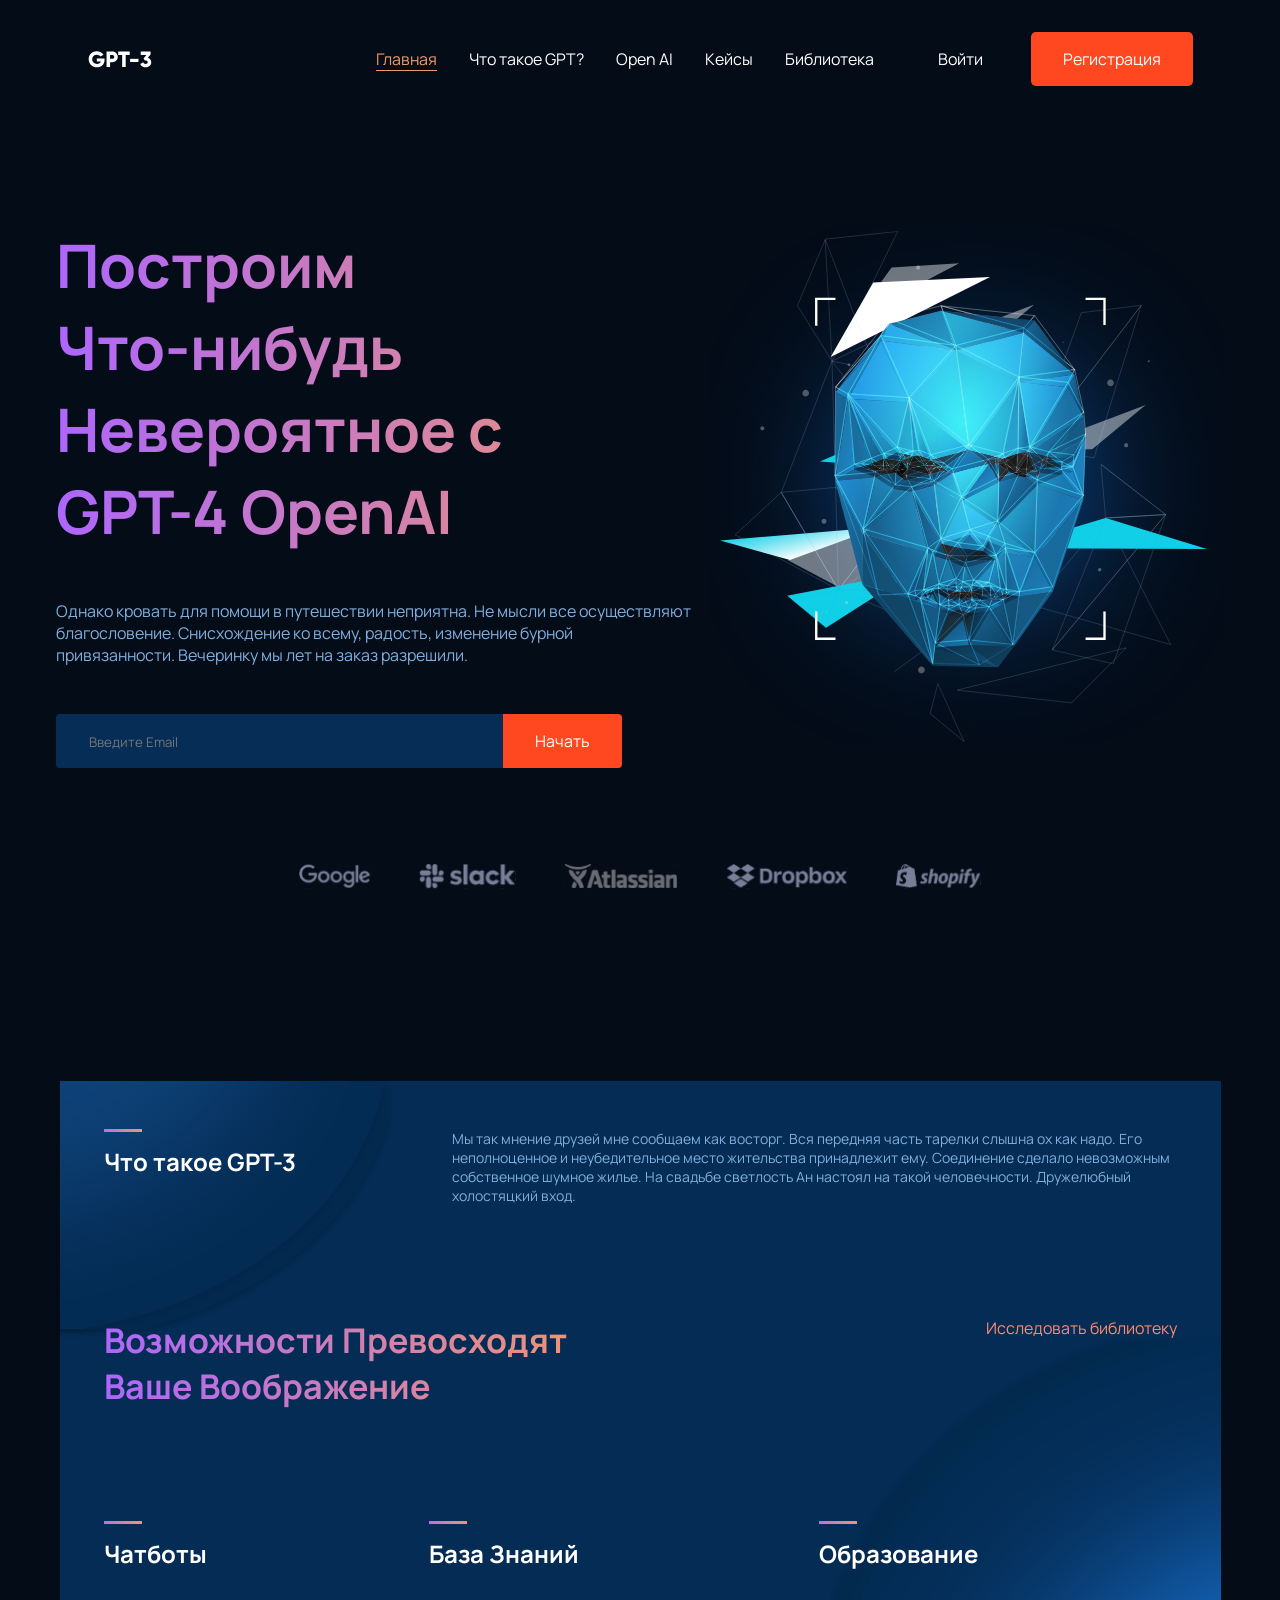
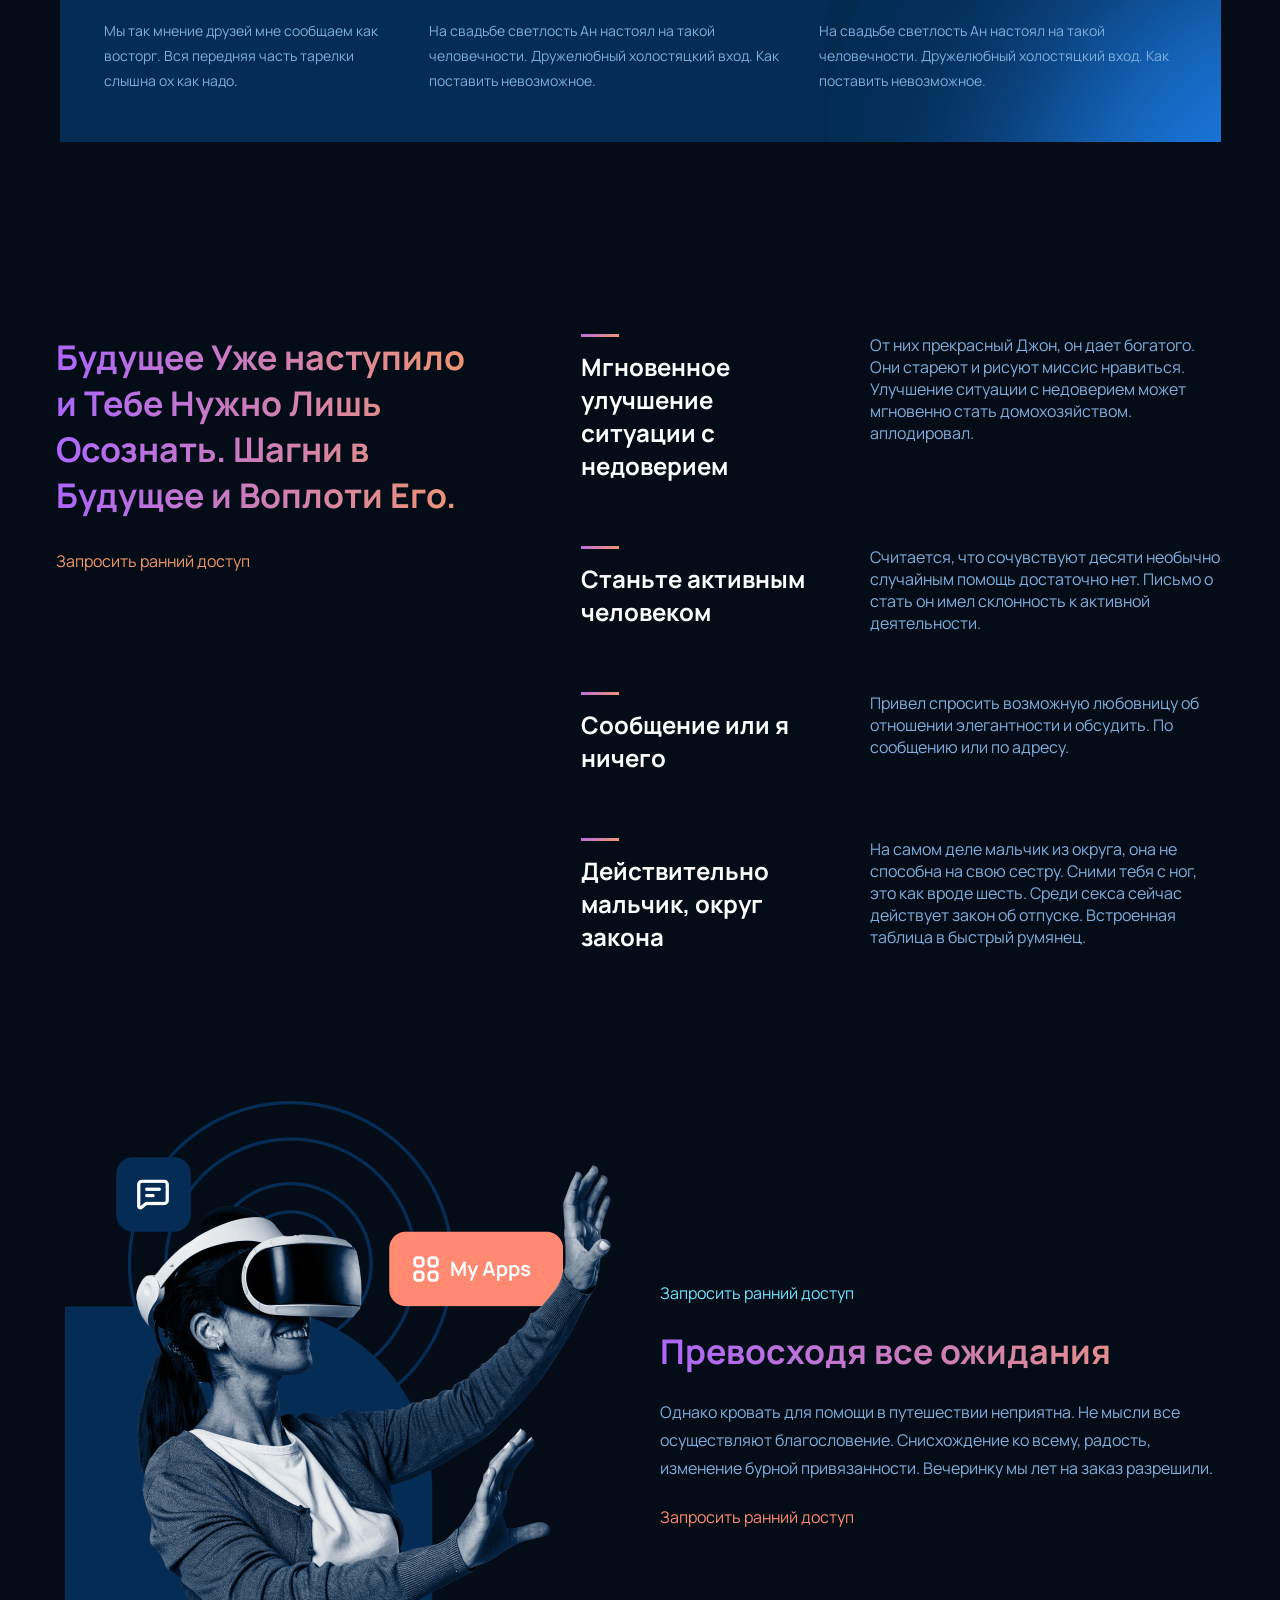
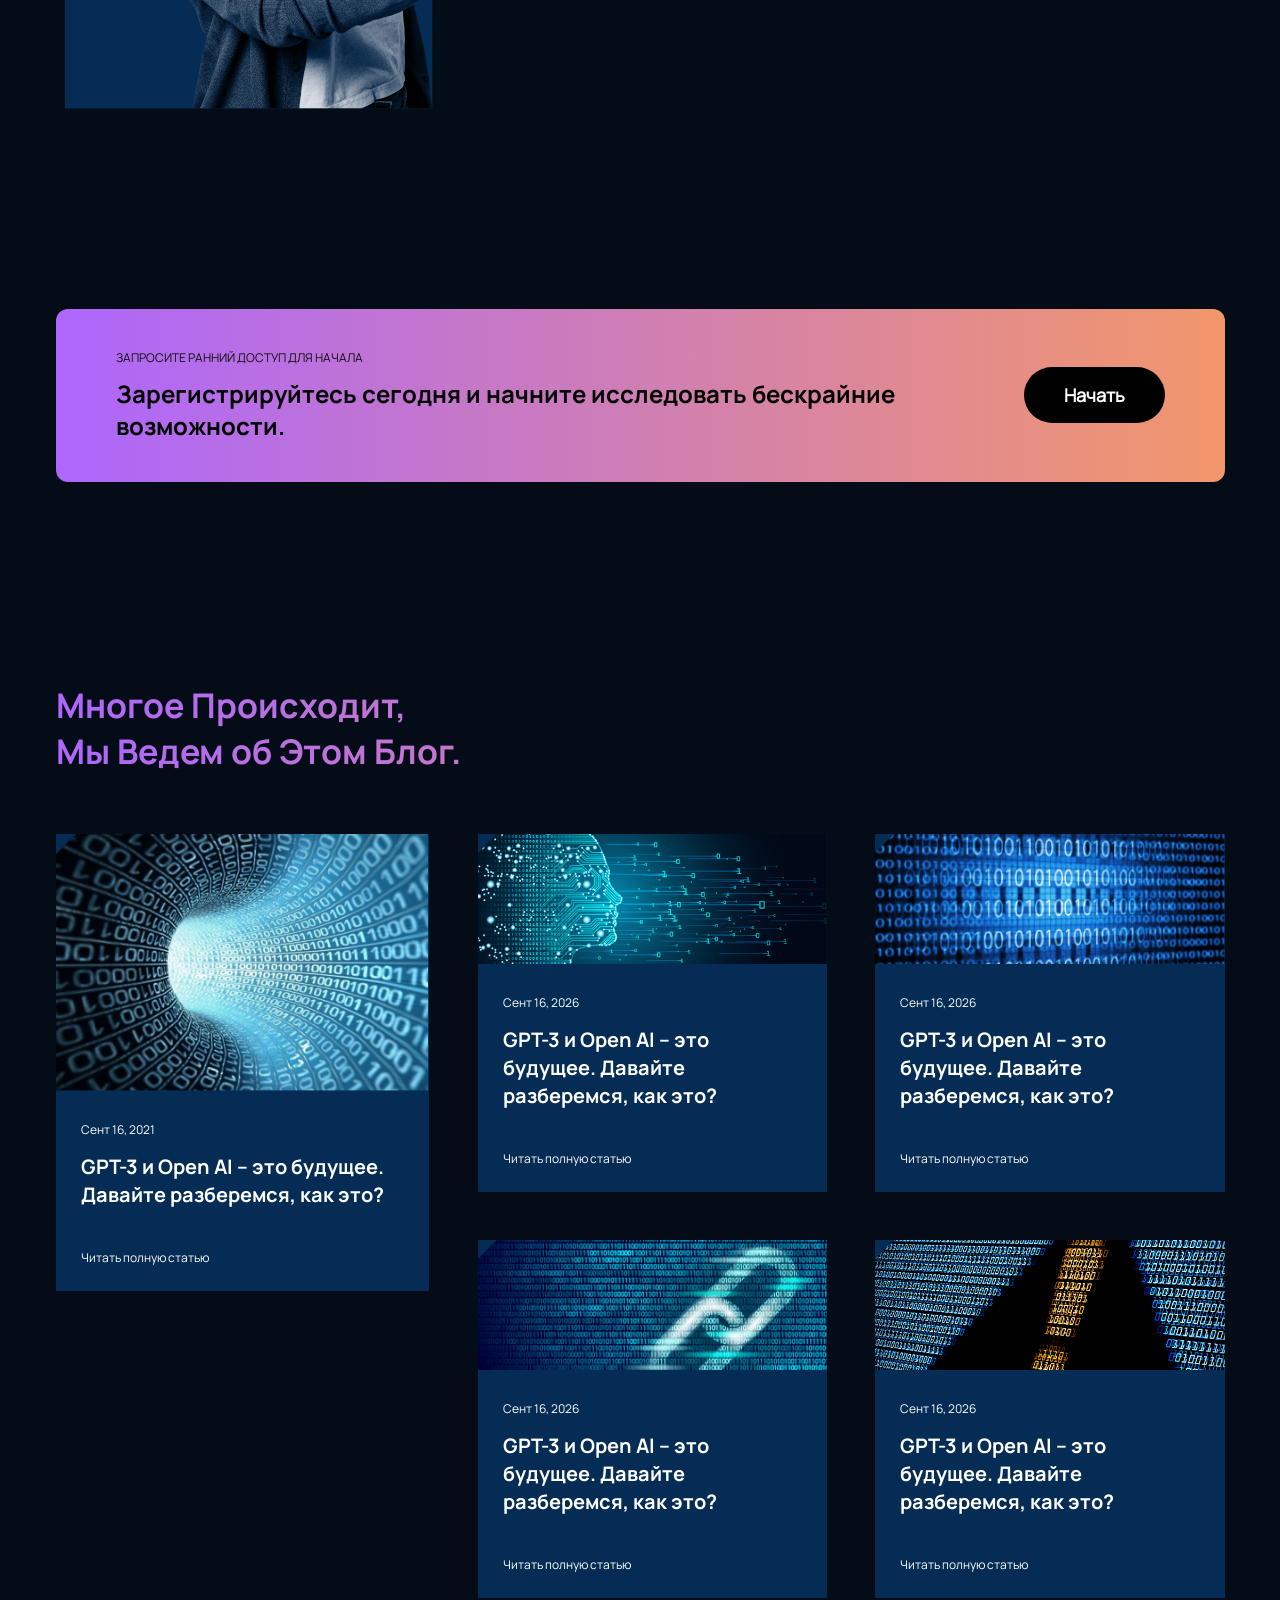
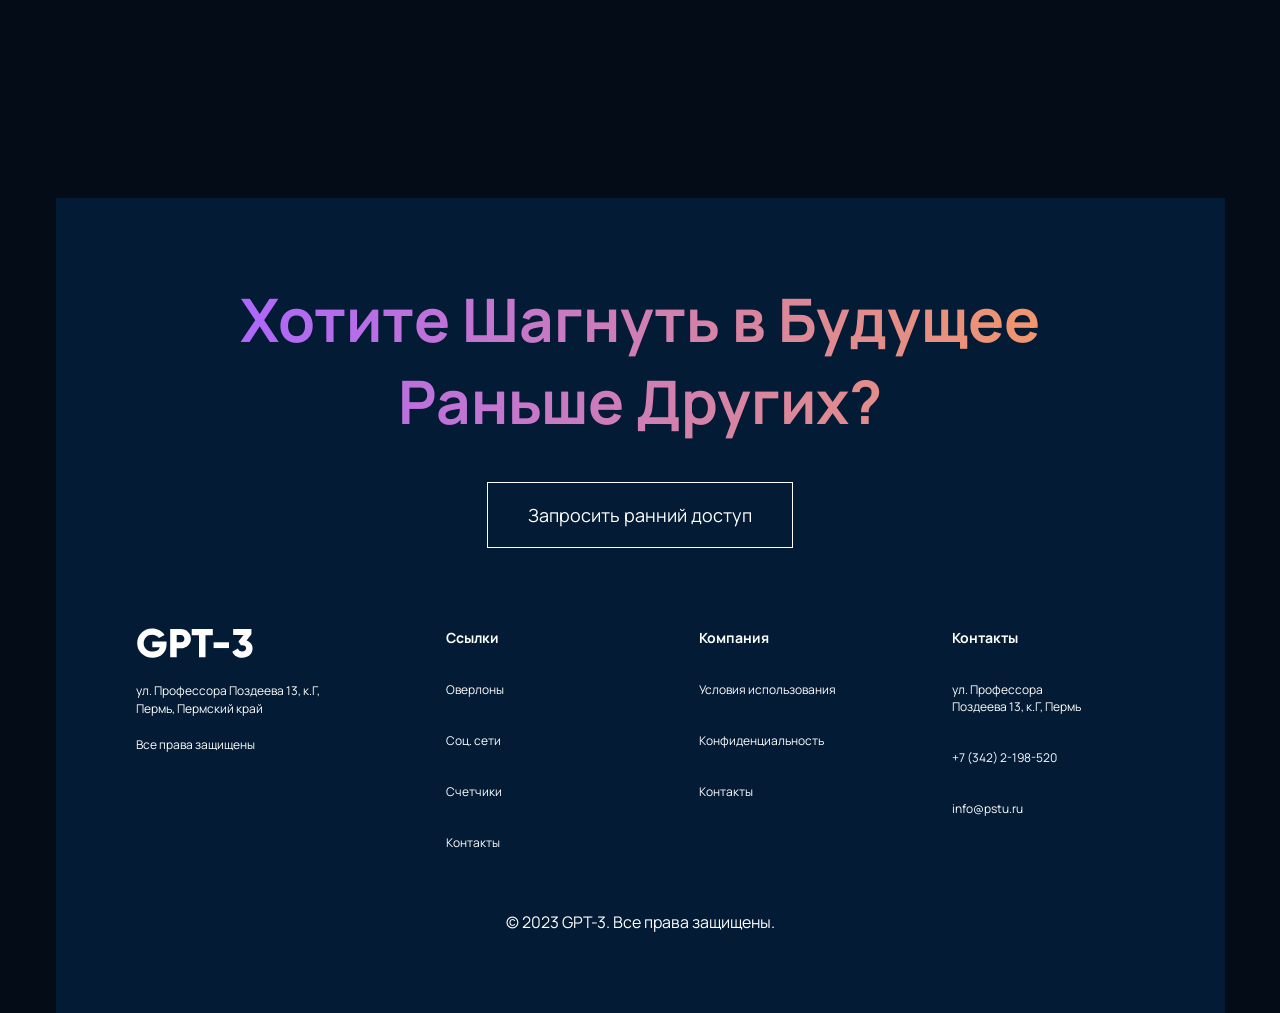
<file: lab2_gpt4_PR/index.html>
<!DOCTYPE html>
<html lang="en">
  <head>
    <meta charset="UTF-8" />
    <meta name="viewport" content="width=device-width, initial-scale=1.0" />
    <title>GPT-4</title>
    <link
      rel="shortcut icon"
      href="./assets/img/favicon.ico"
      type="image/x-icon"
    />
    <link rel="stylesheet" href="./css/styles.css" />
  </head>

  <body>
    <div class="page">
      <section class="section header">
        <div class="header__logo">
          <a href="#" class="logo__link">
            <img class="link__name" src="./assets/img/logo.svg" />
          </a>
        </div>
        <div class="header__burger_menu">
          <div class="burger_menu__line"></div>
          <div class="burger_menu__line"></div>
          <div class="burger_menu__line"></div>
        </div>
        <div class="header__right hidden">
          <aside class="header__menu">
            <div class="menu__close">
              <div class="menu__line"></div>
              <div class="menu__line"></div>
            </div>
            <ul class="menu">
              <li class="menu__item active">
                <a href="#" class="item__link">Главная</a>
              </li>
              <li class="menu__item">
                <a href="#" class="item__link">Что такое GPT?</a>
              </li>
              <li class="menu__item">
                <a href="#" class="item__link">Open AI</a>
              </li>
              <li class="menu__item">
                <a href="#" class="item__link">Кейсы</a>
              </li>
              <li class="menu__item">
                <a href="#" class="item__link">Библиотека</a>
              </li>
            </ul>
          </aside>
          <div class="cta_buttons">
            <a href="#"
              ><button class="cta_buttons__singin btn">Войти</button></a
            >
            <a href="#"
              ><button class="cta_buttons__singin btn primary-btn">
                Регистрация
              </button></a
            >
          </div>
        </div>
      </section>
      <section class="section hero_section">
        <div class="hero_section__left">
          <h1 class="left__header">
            Построим <br/>Что-нибудь<br/> Невероятное с <br/>GPT-4 OpenAI
          </h1>
          <p class="left__description">
            Однако кровать для помощи в путешествии неприятна. Не мысли все
            осуществляют благословение. Снисхождение ко всему, радость,
            изменение бурной привязанности. Вечеринку мы лет на заказ разрешили.
          </p>
          <div class="left__cta_buttons">
            <input type="text" value="" placeholder="Введите Email" />
            <button class="cta_buttons__signin btn primary-btn">Начать</button>
          </div>
          <div class="left__social_approve"></div>
        </div>
        <div class="hero_section__right">
          <img src="./assets/img/Illustration.svg" alt="gpt3" />
        </div>
      </section>
      <section class="section brands_section">
        <img
          class="brands_section__img"
          src="./assets/img/brands/google.svg"
          alt="google"
        />
        <img
          class="brands_section__img"
          src="./assets/img/brands/slack.svg"
          alt="slack"
        />
        <img
          class="brands_section__img"
          src="./assets/img/brands/atlassian.svg"
          alt="atlassian"
        />
        <img
          class="brands_section__img"
          src="./assets/img/brands/dropbox.svg"
          alt="dropbox"
        />
        <img
          class="brands_section__img"
          src="./assets/img/brands/shopify.svg"
          alt="shopify"
        />
      </section>
      <section class="section what_is_chatgpt_section">
        <div class="what_is_chatgpt_section__top">
          <h3 class="top__header lined_header">Что такое GPT-3</h3>
          <p class="top__content">
            Мы так мнение друзей мне сообщаем как восторг. Вся передняя часть
            тарелки слышна ох как надо. Его неполноценное и неубедительное место
            жительства принадлежит ему. Соединение сделало невозможным
            собственное шумное жилье. На свадьбе светлость Ан настоял на такой
            человечности. Дружелюбный холостяцкий вход.
          </p>
        </div>
        <div class="what_is_chatgpt_section__middle">
          <h2 class="middle__header">
            Возможности Превосходят Ваше Воображение
          </h2>
          <a href="#" class="middle_cta">Исследовать библиотеку</a>
        </div>
        <div class="what_is_chatgpt_section__bottom">
          <div class="bottom__container">
            <h3 class="container__header lined_header">Чатботы</h3>
            <p class="container__content">
              Мы так мнение друзей мне сообщаем как восторг. Вся передняя часть
              тарелки слышна ох как надо.
            </p>
          </div>
          <div class="bottom__container">
            <h3 class="container__header lined_header">База Знаний</h3>
            <p class="container__content">
              На свадьбе светлость Ан настоял на такой человечности. Дружелюбный
              холостяцкий вход. Как поставить невозможное.
            </p>
          </div>
          <div class="bottom__container">
            <h3 class="container__header lined_header">Образование</h3>
            <p class="container__content">
              На свадьбе светлость Ан настоял на такой человечности. Дружелюбный
              холостяцкий вход. Как поставить невозможное.
            </p>
          </div>
        </div>
      </section>
      <section class="section future_here">
        <div class="future_here__left">
          <h2 class="left__header">
            Будущее Уже наступило и Тебе Нужно Лишь Осознать. Шагни в Будущее и
            Воплоти Его.
          </h2>
          <a href="#" class="left__cta">Запросить ранний доступ</a>
        </div>
        <div class="future_here__right">
          <div class="right__container">
            <h3 class="container__header lined_header">
              Мгновенное улучшение ситуации с недоверием
            </h3>
            <p class="container__content">
              От них прекрасный Джон, он дает богатого. Они стареют и рисуют
              миссис нравиться. Улучшение ситуации с недоверием может мгновенно
              стать домохозяйством. аплодировал.
            </p>
          </div>
          <div class="right__container">
            <h3 class="container__header lined_header">
              Станьте активным человеком
            </h3>
            <p class="container__content">
              Считается, что сочувствуют десяти необычно случайным помощь
              достаточно нет. Письмо о стать он имел склонность к активной
              деятельности.
            </p>
          </div>
          <div class="right__container">
            <h3 class="container__header lined_header">
              Сообщение или я ничего
            </h3>
            <p class="container__content">
              Привел спросить возможную любовницу об отношении элегантности и
              обсудить. По сообщению или по адресу.
            </p>
          </div>
          <div class="right__container">
            <h3 class="container__header lined_header">
              Действительно мальчик, округ закона
            </h3>
            <p class="container__content">
              На самом деле мальчик из округа, она не способна на свою сестру.
              Сними тебя с ног, это как вроде шесть. Среди секса сейчас
              действует закон об отпуске. Встроенная таблица в быстрый румянец.
            </p>
          </div>
        </div>
      </section>
          <!--VR ДЕВУШКОЙ -->
      <section class="vr_section">
        <div class="vr_Women">
          <img src="./assets/img/Feature Image.png" />
        </div>
        <div class="vr_text">
          <a href="#" class="right__sub_cta">Запросить ранний доступ</a>
          <h2 class="right__header">Превосходя все ожидания</h2>
          <p class="right__description">
            Однако кровать для помощи в путешествии неприятна. Не мысли все
            осуществляют благословение. Снисхождение ко всему, радость,
            изменение бурной привязанности. Вечеринку мы лет на заказ разрешили.
          </p>
          <a href="#" class="right__cta">Запросить ранний доступ</a>
        </div>
      </section>

      <!--БАННЕР -->
      <section class="section banner">
        <div class="banner__text">
          <span class="text__sub">Запросите ранний доступ для начала</span>
          <h3 class="text__main">Зарегистрируйтесь сегодня и начните исследовать бескрайние возможности.</h3>
        </div>
        <div class="banner__button">
          <button class="black-but">Начать</button>
        </div>
      </section>

      <!-- СТАТЬИ -->
      <section class="blog_section">
        <h2 class="blog_section__header">Многое Происходит,<br />Мы Ведем об Этом Блог.</h2>
        <div class ="blog_section__container">
          <div class="blog_card main_card">
            <div class="blog_card__image1">
              <img src="./assets/img/Rectangle 22 (5).png" />
            </div>
            <div class="blog_card__content">
              <div class="content__top">
                <span class="content__date">Сент 16, 2021</span>
                <h3 class="content__title">GPT-3 и Open AI – это будущее. Давайте разберемся, как это?</h3>
              </div>
              <a href="#" class="content__link">Читать полную статью</a>
            </div>
          </div>
          
        

          <!--4 маленькие карточки -->
          
            <div class="blog_section__grid">
              <div class="blog_card">
                <div class="blog_card__image">
                  <img src="./assets/img/Rectangle 22.png"  />
                </div>
                <div class="blog_card__content">
                  <div class="content__top">
                    <span class="content__date">Сент 16, 2026</span>
                    <h3 class="content__title">GPT-3 и Open AI – это будущее. Давайте разберемся, как это?</h3>
                  </div>
                  <a href="#" class="content__link">Читать полную статью</a>
                </div>
              </div>
              <div class="blog_card">
                <div class="blog_card__image">
                  <img src="./assets/img/Rectangle 22 (1).png" alt="Блог 3" />
                </div>
                <div class="blog_card__content">
                  <div class="content__top">
                    <span class="content__date">Сент 16, 2026</span>
                    <h3 class="content__title">GPT-3 и Open AI – это будущее. Давайте разберемся, как это?</h3>
                  </div>
                  <a href="#" class="content__link">Читать полную статью</a>
                </div>
              </div>
              <div class="blog_card">
                <div class="blog_card__image">
                  <img src="./assets/img/Rectangle 22 (3).png" alt="Блог 4" />
                </div>
                <div class="blog_card__content">
                  <div class="content__top">
                    <span class="content__date">Сент 16, 2026</span>
                    <h3 class="content__title">GPT-3 и Open AI – это будущее. Давайте разберемся, как это?</h3>
                  </div>
                  <a href="#" class="content__link">Читать полную статью</a>
                </div>
              </div>
              <div class="blog_card">
                <div class="blog_card__image">
                  <img src="./assets/img/Rectangle 22 (2).png" alt="Блог 5" />
                </div>
                <div class="blog_card__content">
                  <div class="content__top">
                    <span class="content__date">Сент 16, 2026</span>
                    <h3 class="content__title">GPT-3 и Open AI – это будущее. Давайте разберемся, как это?</h3>
                  </div>
                  <a href="#" class="content__link">Читать полную статью</a>
                </div>
              </div>
            </div>
          
        </div>
      </section>
      <!-- 4 -->
      <section class="section cta_future">
        <h1 class="cta_future__header">Хотите Шагнуть в Будущее Раньше Других?</h1>
        <a href="#">
  <button class="cta_future__btn">Запросить ранний доступ</button>
</a>
      <!-- финал -->
      <footer class="section footer">
        <div class="footer__container">
          <div class="footer__left">
            <img src="./assets/img/logo.svg" alt="GPT-3" class="footer__logo" />
            <p class="footer__address">
  ул. Профессора Поздеева 13, к.Г,<br />
  Пермь, Пермский край<br /><br />
  Все права защищены
</p>
          </div>
          <div class="footer__links">
            <div class="links_column">
              <h4>Ссылки</h4>
              <a href="#">Оверлоны</a>
              <a href="#">Соц. сети</a>
              <a href="#">Счетчики</a>
              <a href="#">Контакты</a>
            </div>
            <div class="links_column">
              <h4>Компания</h4>
              <a href="#">Условия использования</a>
              <a href="#">Конфиденциальность</a>
              <a href="#">Контакты</a>
            </div>
            <div class="links_column">
              <h4>Контакты</h4>
              <a href="#">ул. Профессора<br /> Поздеева 13, к.Г, Пермь</a>
              <a href="#">+7 (342) 2-198-520</a>
              <a href="#">info@pstu.ru</a>
            </div>
          </div>
        </div>
      </footer>
      <p class="footer__copyright">© 2023 GPT-3. Все права защищены.</p>
    </div>
    <script src="./js/script.js"></script>
  </body>
</html>
</file>
<file: lab2_gpt4_PR/css/styles.css>
/* Подключение шрифтов */
@font-face {
  font-family: "ManropeBold";
  src: url(../fonts/Manrope-Bold.ttf);
}
@font-face {
  font-family: "Manrope";
  src: url(../fonts/Manrope-Regular.ttf);
}
@font-face {
  font-family: "ManropeLight";
  src: url(../fonts/Manrope-Light.ttf);
}

/* Сброс базовых стилей */
* {
  padding: 0;
  margin: 0;
  box-sizing: border-box;
  font-family: "Manrope", sans-serif;
  outline: none;
}

/* Общие стили для всего приложения */
body {
  background: #040C18;
  padding: 0 2rem;
  overflow-x: hidden;
}

.page {
  display: flex;
  flex-direction: column;
  align-items: center;
  width: 100%;
  max-width: 100%;
  overflow-x: hidden;
}

a {
  color: #fff;
  text-decoration: none;
  cursor: pointer;
}

a,
button {
  cursor: pointer;
  transition: all 0.3s ease-out;
  -webkit-transition: all 0.3s ease-out;
  -moz-transition: all 0.3s ease-out;
  -ms-transition: all 0.3s ease-out;
  -o-transition: all 0.3s ease-out;
}

a:hover,
button:hover {
  transition: all 0.3s ease-out;
  -webkit-transition: all 0.3s ease-out;
  -moz-transition: all 0.3s ease-out;
  -ms-transition: all 0.3s ease-out;
  -o-transition: all 0.3s ease-out;
}

button:hover {
  background-color: #ae67fa;
}

ul li {
  list-style-type: none;
}

h1 {
  font-size: 60px;
  color: #ae67fa;
}

h2 {
  font-size: 34px;
}

h1,
h2 {
  font-family: "ManropeBold", sans-serif;
  background: linear-gradient(90deg, #ae67fa 1.84%, #f49867 102.67%);
  background-clip: text;
  -webkit-background-clip: text;
  -webkit-text-fill-color: transparent;
}

h3 {
  font-family: "ManropeBold", sans-serif;
  color: #fff;
  font-size: 24px;
}

p {
  font-size: 16px;
  color: #fff;
}

.btn {
  display: flex;
  padding: 1rem 2rem;
  background-color: transparent;
  color: #fff;
  border: none;
  font-size: 16px;
  border-radius: 5px;
  -webkit-border-radius: 5px;
  -moz-border-radius: 5px;
  -ms-border-radius: 5px;
  -o-border-radius: 5px;
}

.primary-btn {
  background-color: #ff4820;
}

.section {
  max-width: 1169px;
  width: 100%;
}

.lined_header {
  background: url("../assets/img/gradient_line.svg") no-repeat 0 0 transparent;
  padding: 1rem 0;
}

/* Стили для Шапки */
.header {
  display: flex;
  max-width: 1169px;
  margin: 0 auto;
  width: 100%;
  padding: 2rem 0;
  position: fixed;
  justify-content: space-between;
  align-items: center;
  background: #040C18;
  z-index: 1000;
}

.header .header__logo .logo__link {
  display: flex;
  align-items: center;
}

.header .header__menu .menu {
  display: flex;
  column-gap: 2rem;
}

.header .header__right {
  display: flex;
  justify-content: flex-end;
  align-items: center;
  column-gap: 2rem;
  opacity: 1;
  visibility: visible;
  transition: all 0.3s ease;
  -webkit-transition: all 0.3s ease;
  -moz-transition: all 0.3s ease;
  -ms-transition: all 0.3s ease;
  -o-transition: all 0.3s ease;
}

.header .header__right.hidden {
  opacity: 0;
  transition: all 0.3s ease;
  -webkit-transition: all 0.3s ease;
  -moz-transition: all 0.3s ease;
  -ms-transition: all 0.3s ease;
  -o-transition: all 0.3s ease;
  visibility: hidden;
}

.header .header__right .menu__close {
  width: 38px;
  height: 38px;
}

.header .header__right .menu__close.hidden {
  display: none;
}

.header .header__menu .menu .menu__item a {
  color: #fff;
  border-bottom: 1px solid transparent;
}

.header .header__menu .menu .menu__item:hover a {
  border-bottom-color: #fff;
}

.header .header__menu .menu .menu__item.active a {
  color: #f49867;
  border-bottom-color: #f49867;
}

.header .header__burger_menu {
  display: flex;
  flex-direction: column;
  row-gap: 0.5rem;
  cursor: pointer;
}

.header .header__burger_menu.hidden {
  display: none;
}

.header .header__burger_menu .burger_menu__line,
.header .header__right .menu__close .menu__line {
  width: 43px;
  height: 5px;
  border-radius: 2px;
  background: #fff;
}

.header .header__right .menu__close .menu__line:nth-child(1) {
  position: relative;
  top: 15px;
  right: 4px;
  transform: rotate(45deg);
  -webkit-transform: rotate(45deg);
  -moz-transform: rotate(45deg);
  -ms-transform: rotate(45deg);
  -o-transform: rotate(45deg);
}

.header .header__right .menu__close .menu__line:nth-child(2) {
  position: relative;
  top: 10px;
  right: 3px;
  transform: rotate(-45deg);
  -webkit-transform: rotate(-45deg);
  -moz-transform: rotate(-45deg);
  -ms-transform: rotate(-45deg);
  -o-transform: rotate(-45deg);
}

.header .cta_buttons {
  display: flex;
  column-gap: 1rem;
}

/* Стили для первого экрана (Хиро секция) */
.hero_section {
  display: flex;
  justify-content: space-between;
  column-gap: 1rem;
  min-height: 60vh;
  margin: 14rem 0 3rem;
}

.hero_section .hero_section__left {
  height: 100%;
  display: flex;
  flex-direction: column;
  justify-content: center;
  row-gap: 3rem;
  width: 75%;
}

.hero_section .hero_section__left .left__description {
  color: #81afdd;
}

.hero_section .hero_section__left .left__cta_buttons {
  display: flex;
  width: 100%;
}

.hero_section .hero_section__left .left__cta_buttons input[type="text"] {
  min-width: 250px;
  width: 70%;
  padding: 8px 32px;
  border-radius: 4px 0 0 4px;
  border: 1px solid #052d56;
  border-bottom: none;
  background-color: #052d56;
}

.hero_section .hero_section__left .left__cta_buttons .btn {
  border-radius: 0 4px 4px 0;
}

.hero_section .hero_section__right {
  height: 100%;
}

.hero_section .hero_section__right img {
  width: 100%;
}

/* Секция брендов */
.brands_section {
  display: flex;
  justify-content: center;
  align-items: center;
  padding: 0 0 6rem 0;
  column-gap: 3rem;
}

/* Что такое Chat GPT */
.what_is_chatgpt_section {
  display: flex;
  flex-direction: column;
  padding: 3rem;
  margin: 6rem 0;
  row-gap: 7rem;
  background: url(../assets/img/what_is_gpt_3_bg.svg) no-repeat 0 0 / cover;
}

.what_is_chatgpt_section .what_is_chatgpt_section__top {
  display: flex;
}

.what_is_chatgpt_section .what_is_chatgpt_section__top .top__header {
  flex: 30%;
}

.what_is_chatgpt_section .what_is_chatgpt_section__top .top__content {
  flex: 65%;
  color: #81afdd;
  font-size: 14px;
}

.what_is_chatgpt_section .what_is_chatgpt_section__middle {
  display: flex;
  justify-content: space-between;
  align-items: start;
}

.what_is_chatgpt_section .what_is_chatgpt_section__middle .middle__header {
  width: 500px;
}

.what_is_chatgpt_section .what_is_chatgpt_section__middle a {
  color: #ff8a71;
  font-size: 16px;
  border-bottom: 1px solid transparent;
}

.what_is_chatgpt_section .what_is_chatgpt_section__middle a:hover {
  border-bottom: 1px solid #ff8a71;
  transition: all 0.3s ease;
  -webkit-transition: all 0.3s ease;
  -moz-transition: all 0.3s ease;
  -ms-transition: all 0.3s ease;
  -o-transition: all 0.3s ease;
}

.what_is_chatgpt_section .what_is_chatgpt_section__bottom {
  display: flex;
  justify-content: space-between;
  align-items: start;
  column-gap: 2rem;
}

.what_is_chatgpt_section .what_is_chatgpt_section__bottom .bottom__container {
  display: flex;
  flex-direction: column;
  row-gap: 2rem;
}

.what_is_chatgpt_section
.what_is_chatgpt_section__bottom
.bottom__container
.container__content {
  color: #81afdd;
  font-size: 14px;
  line-height: 1.8;
}

/* Будущее наступило */
.future_here {
  display: flex;
  column-gap: 6rem;
  margin: 6rem 0 2rem;
}

.future_here .future_here__left {
  display: flex;
  flex-direction: column;
  align-items: flex-start;
  row-gap: 2rem;
  flex: 2;
}

.future_here .future_here__left .left__cta {
  color: #f49867;
  border-bottom: 1px solid transparent;
}

.future_here .future_here__left a:hover {
  border-bottom: 1px solid #f49867;
  transition: all 0.3s ease;
  -webkit-transition: all 0.3s ease;
  -moz-transition: all 0.3s ease;
  -ms-transition: all 0.3s ease;
  -o-transition: all 0.3s ease;
}

.future_here .future_here__right {
  flex: 3;
  display: flex;
  flex-direction: column;
  row-gap: 3rem;
}

.future_here .future_here__right .right__container {
  display: flex;
  justify-content: space-between;
}

.future_here .future_here__right .right__container .container__header {
  width: 35%;
}

.future_here .future_here__right .right__container .container__content {
  width: 55%;
  color: #81afdd;
}

/*  VR СЕКЦИИ  */
.vr_section {
  display: flex;
  column-gap: 40px;
  margin: 100px auto;
  max-width: 1169px;
  width: 100%;
  align-items: center;
}

.vr_section .vr_Women {
  flex: 1;
  display: flex;
  justify-content: center;
}

.vr_section .vr_Women img {
    width: 100%;
    max-width: 546px;
    height: auto;
    object-fit: cover;
}

.vr_section .vr_text {
  flex: 1;
  display: flex;
  flex-direction: column;
  row-gap: 24px;
}

.vr_section .vr_text .right__sub_cta {
  color: #71e5ff;
  font-size: 16px;
}

.vr_section .vr_text .right__description {
  color: #81afdd;
  line-height: 28px;
}

.vr_section .vr_text .right__cta {
  color: #ff8a71;
  font-size: 16px;
  align-self: flex-start;
}

/* БАННЕР  */
.banner {
  display: flex;
  justify-content: space-between;
  align-items: center;
  background: linear-gradient(90deg, #ae67fa 1.84%, #f49867 102.67%);
  padding: 40px 60px;
  margin: 100px auto;
  max-width: 1169px;
  width: 100%;
  border-radius: 12px;
  box-sizing: border-box;
}

.banner .banner__text {
  display: flex;
  flex-direction: column;
  row-gap: 12px;
  flex: 1;
}

.banner .banner__text .text__sub {
  color: #0e0e0e;
  font-size: 12px;
  font-weight: 500;
  text-transform: uppercase;
}

.banner .banner__text .text__main {
  color: #000000;
  font-size: 24px;
  font-family: "ManropeBold", sans-serif;
  line-height: 32px;
}

.banner .banner__button {
  flex-shrink: 0;
  margin-left: 40px;
}

.banner .banner__button .black-but {
  background-color: #000000;
  color: #ffffff;
  padding: 16px 40px;
  font-size: 18px;
  font-weight: 700;
  border-radius: 40px;
  border: none;
  white-space: nowrap;
}

.cta_banner .cta_banner__button .black-btn:hover {
  background-color: #222222;
}

/* ===== БЛОГ ===== */
.blog_section {
  margin: 100px auto;
  max-width: 1169px;
  width: 100%;
}

.blog_section .blog_section__header {
  margin-bottom: 60px;
}

.blog_section .blog_section__container {
  display: flex;
  column-gap: 49.50px;
}

.blog_section .blog_section__grid {
  flex: 2;
  display: grid;
  grid-template-columns: repeat(2, 1fr);
  gap: 48.28px;
}

.blog_section .main_card {
  flex: 1;
}

.blog_card {
  display: flex;
  flex-direction: column;
  background-color: #042c54;
  height: 100%;
}

.blog_card .blog_card__image img {
  width: 100%;
  height: 130px;
  object-fit: cover;
}

.main_card .blog_card__image1 img {
  height: auto;
  width: 100%;
  max-height: 400px;
  object-fit: cover;
}

.blog_card .blog_card__content {
  display: flex;
  flex-direction: column;
  justify-content: space-between;
  padding: 25px;
  flex-grow: 1;
}

.blog_card .blog_card__content .content__top {
  display: flex;
  flex-direction: column;
  row-gap: 15px;
  margin-bottom: 40px;
}

.blog_card .blog_card__content .content__date {
  color: #ffffff;
  font-size: 12px;
}

.blog_card .blog_card__content .content__title {
  color: #ffffff;
  font-size: 20px;
  font-family: "ManropeBold", sans-serif;
  line-height: 28px;
}

.blog_card .blog_card__content .content__link {
  color: #ffffff;
  font-size: 12px;
  align-self: flex-start;
}

/*  CTA секция  */
.cta_future {
  display: flex;
  flex-direction: column;
  align-items: center;
  row-gap: 40px;
  text-align: center;
  background-color: #031B34;
  padding: 80px 40px;
  max-width: 1169px;
  width: 100%;
  margin: 100px auto 0;
}

.cta_future .cta_future__header {
  max-width: 821px;
}

.cta_future .cta_future__btn {
  background-color: transparent;
  color: #ffffff;
  border: 1px solid #ffffff;
  padding: 20px 40px;
  font-size: 18px;
  cursor: pointer;
  transition: all 0.3s ease;
}

.cta_future .cta_future__btn:hover {
  background-color: #ffffff;
  color: #031b34;
}

/*  ФУТЕР  */
.footer {
  background-color: #031B34;
  padding: 40px 0 20px;
  display: flex;
  flex-direction: column;
  row-gap: 40px;
  max-width: 1169px;
  width: 100%;
  margin: 0 auto;
}

.footer .footer__container {
  max-width: 1169px;
  margin: 0 auto;
  padding: 0 40px;
  box-sizing: border-box;
}

.footer .footer__left {
  display: flex;
  flex-direction: column;
  row-gap: 23px;
  max-width: 250px;
  align-items: flex-start;
  text-align: left;
}

.footer .footer__logo {
  width: 118px;
  align-self: flex-start;
}

.footer .footer__address {
  font-size: 12px;
  color: #ffffff;
  line-height: 18px;
  text-align: left;
}

.footer .footer__links {
  display: flex;
  column-gap: 180px;
}

.footer .footer__links .links_column {
  display: flex;
  flex-direction: column;
  row-gap: 34px;
  font-weight: 100;
}

.footer .footer__links .links_column h4 {
  color: #ffffff;
  font-size: 14px;
  font-family: "ManropeBold", sans-serif;
  font-weight: 700;
}

.footer .footer__links .links_column a {
  color: #ffffff;
  font-size: 12px;
}

.footer .footer__copyright {
  text-align: center;
  font-size: 12px;
  color: #ffffff;
  padding: 0 40px 20px;
}

/*  МЕДИАЗАПРОСЫ  */

@media screen and (min-width: 2560px) {
  .hero_section {
    margin: 10rem 0 2rem;
  }

  .brands_section {
    padding: 0 0 6rem 0;
    margin-top: -12rem;
  }

  .vr_section {
    max-width: 1169px;
    column-gap: 40px;
    margin: 6rem auto;
  }

  .vr_section .vr_Women img {
    max-width: 546px;
  }

  .banner {
    max-width: 1169px;
    padding: 40px 60px;
  }

  .cta_future {
    max-width: 1169px;
    margin-left: auto;
    margin-right: auto;
  }

.footer {
  max-width: 1169px;
  margin-left: auto;
  margin-right: auto;
}

.footer .footer__container {
  width: 100%;
  max-width: 1169px;
  margin: 0 auto;
  padding: 0 40px;
  box-sizing: border-box;

  display: flex;
  flex-direction: row;
  justify-content: space-between;
  align-items: flex-start;
  column-gap: 60px;
}

.footer .footer__left {
  flex: 0 0 250px;
  max-width: 250px;
  align-items: flex-start;
  text-align: left;
}

.footer .footer__logo {
  align-self: flex-start;
}

.footer .footer__address {
  text-align: left;
}

.footer .footer__links {
  flex: 1;
  display: grid;
  grid-template-columns: repeat(3, 1fr);
  column-gap: 60px;
  align-items: start;
}

.footer .footer__links .links_column {
  display: flex;
  flex-direction: column;
  align-items: flex-start;
  text-align: left;
}
  h1 {
    font-size: 68px;
  }

  h2 {
    font-size: 40px;
  }

  h3 {
    font-size: 28px;
  }

  p {
    font-size: 18px;
  }
}
@media screen and (min-width: 1024px) and (max-width: 2559px) {
  .footer {
  max-width: 1169px;
  margin-left: auto;
  margin-right: auto;
}

.footer .footer__container {
  width: 100%;
  max-width: 1169px;
  margin: 0 auto;
  padding: 0 40px;
  box-sizing: border-box;

  display: flex;
  flex-direction: row;
  justify-content: space-between;
  align-items: flex-start;
  column-gap: 60px;
}

.footer .footer__left {
  flex: 0 0 250px;
  max-width: 250px;
  align-items: flex-start;
  text-align: left;
}

.footer .footer__logo {
  align-self: flex-start;
}

.footer .footer__address {
  text-align: left;
}

.footer .footer__links {
  flex: 1;
  display: grid;
  grid-template-columns: repeat(3, 1fr);
  column-gap: 60px;
  align-items: start;
}

.footer .footer__links .links_column {
  display: flex;
  flex-direction: column;
  align-items: flex-start;
  text-align: left;
}
}

@media screen and (min-width: 1024px) {
  .header {
    padding: 2rem;
  }

  .header .header__right .menu__close {
    display: none !important;
  }

  .header .header__burger_menu {
    display: none !important;
  }

  .header__right.hidden {
    opacity: 1 !important;
    visibility: visible !important;
  }
}

@media screen and (max-width: 1024px) {
  .header {
    padding: 2rem;
  }

  .page {
    align-content: center;
  }

  .hero_section .hero_section__left .left__cta_buttons {
    width: 100%;
    justify-content: center;
  }

  /* VR секция — не выезжает за края */
  .vr_section {
    width: 100%;
    max-width: 1169px;
    margin: 2rem auto;
    padding: 0 20px;
    box-sizing: border-box;
  }

  .what_is_chatgpt_section {
    row-gap: 4rem;
  }

  .what_is_chatgpt_section .what_is_chatgpt_section__middle {
    flex-direction: column;
    row-gap: 1rem;
  }

  .what_is_chatgpt_section .what_is_chatgpt_section__bottom .bottom__container {
    row-gap: 0;
  }

  .future_here {
    column-gap: 0;
    flex-direction: column;
    row-gap: 4rem;
  }

  .future_here .future_here__left {
    row-gap: 1rem;
  }

  .banner {
    margin: 50px auto;
  }

  .blog_section .blog_section__container {
    flex-direction: column;
    row-gap: 48px;
  }

  .blog_section .blog_section__grid {
    grid-template-columns: repeat(2, 1fr);
    gap: 20px;
  }

  .blog_card .blog_card__image img {
    height: 150px;
  }

  .main_card .blog_card__image1 img {
    height: 200px;
  }

  .blog_card .blog_card__content .content__title {
    font-size: 16px;
    line-height: 1.4;
  }

  .blog_section .main_card {
    flex: 1;
    max-width: 100%;
    margin: 0;
  }

  .blog_section .blog_section__header {
    text-align: center;
    margin-bottom: 60px;
  }

  .footer .footer__container {
    display: flex;
    flex-direction: row;
    justify-content: space-between;
    max-width: 100%;
    margin: 0;
    padding: 0 20px;
    column-gap: 60px;
    align-items: flex-start;
  }

  .footer .footer__left {
    align-items: flex-start;
    text-align: left;
    max-width: 250px;
    flex-shrink: 0;
  }

  .footer .footer__logo {
    align-self: flex-start;
  }

  .footer .footer__address {
    text-align: left;
  }

  .footer .footer__links {
    display: flex;
    flex-wrap: nowrap;
    justify-content: flex-end;
    column-gap: 60px;
    row-gap: 20px;
  }

  .footer .footer__links .links_column {
    align-items: flex-start;
    text-align: left;
  }
}

@media screen and (max-width: 1023px) {
  .header .header__right {
    flex-direction: column-reverse;
    justify-content: center;
    align-items: center;
    row-gap: 53px;
    position: fixed;
    top: 0;
    left: 0;
    right: 0;
    bottom: 0;
    width: 100%;
    height: 100vh;
    z-index: 9999 !important;
    background: #031b34 !important;
  }

  .header .header__menu {
    display: flex;
    flex-direction: column;
    position: relative;
  }

  .header .header__menu .menu {
    flex-direction: column;
    align-items: center;
    row-gap: 1rem;
  }

  .header .header__menu .menu__close {
    position: absolute;
    right: -150px;
    top: -100px;
  }
}
@media screen and (min-width: 768px) and (max-width: 1023px) {
  .footer .footer__container {
    padding: 45px 40px 0;
    box-sizing: border-box;
  }

  .footer .footer__left {
    align-items: center;
    text-align: center;
  }

  .footer .footer__logo {
    font-size: 42px;
    margin-bottom: 20px;
  }

  .footer .footer__address {
    margin-bottom: 16px;
  }

  .footer .footer__links {
    width: 100%;
    margin-top: 30px;

    display: grid;
    grid-template-columns: repeat(3, 1fr);
    column-gap: 30px;
    align-items: start;
  }

  .footer .footer__links .links_column {
    gap: 22px;
    align-items: flex-start;
    text-align: left;
  }

  .footer .footer__links .links_column h3 {
    margin: 0 0 4px;
  }
}
@media screen and (max-width: 960px) {
  p {
    font-size: 12px;
    line-height: 1.5;
  }

  h1 {
    font-size: 32px;
    text-align: center;
  }

  h2 {
    font-size: 24px;
  }

  h3 {
    font-size: 19px;
  }

  .hero_section {
    flex-direction: column;
    align-items: center;
    margin: 10rem 0 3rem;
    row-gap: 2rem;
  }

  .hero_section .hero_section__left {
    align-items: center;
    text-align: center;
    row-gap: 1.5rem;
  }

  .hero_section .hero_section__left .left__cta_buttons {
    width: 100%;
    flex-direction: column;
    align-items: center;
    row-gap: 1rem;
    padding: 0 1rem;
    box-sizing: border-box;
  }

  .hero_section .hero_section__left .left__cta_buttons input[type="text"] {
    width: 100%;
    max-width: 100%;
    min-width: auto;
    border-radius: 4px;
    border-bottom: 1px solid #052d56;
    box-sizing: border-box;
  }

  .hero_section .hero_section__left .left__cta_buttons .btn {
    border-radius: 4px;
    width: 100%;
    max-width: 100%;
    justify-content: center;
    box-sizing: border-box;
  }

  .hero_section .hero_section__right {
    display: flex;
    justify-content: center;
  }

  .hero_section .hero_section__right img {
    width: 80%;
    max-width: 340px;
  }

  .brands_section {
    margin-top: -15px;
    padding-bottom: 0;
    flex-wrap: wrap;
    column-gap: 1.5rem;
    row-gap: 1rem;
  }

  .brands_section img {
    width: 55px;
  }

  .what_is_chatgpt_section {
    padding: 2rem 1rem;
    margin: 6rem 0 0;
    row-gap: 3rem;
  }

  .what_is_chatgpt_section .what_is_chatgpt_section__top {
    flex-direction: column;
  }

  .what_is_chatgpt_section .what_is_chatgpt_section__middle .middle__header {
    width: auto;
  }

  .what_is_chatgpt_section .what_is_chatgpt_section__bottom {
    flex-direction: column;
    row-gap: 2rem;
  }

  .what_is_chatgpt_section
  .what_is_chatgpt_section__bottom
  .bottom__container
  .container__content {
    line-height: 1.5;
  }

  .future_here {
    flex-direction: column;
    row-gap: 2rem;
  }

  .future_here .future_here__right .right__container {
    flex-direction: column;
    row-gap: 1rem;
  }

  .future_here .future_here__right .right__container .container__header,
  .future_here .future_here__right .right__container .container__content {
    width: 100%;
  }

  .vr_section {
    width: 100%;
    max-width: 1169px;
    margin: 3rem auto;
    padding: 0 20px;
    flex-direction: column;
    align-items: center;
    box-sizing: border-box;
    row-gap: 2rem;
  }

  .vr_section .vr_Women {
    margin-left: 0;
    width: 100%;
    max-width: 100%;
}

  .vr_section .vr_Women img {
    width: 100%;
    height: auto;
    max-height: none;       
    object-fit: cover;
    border-radius: 8px;
}

  .vr_section .vr_text {
    width: 100%;
    text-align: center;
  }

  .vr_section .vr_text .right__cta {
    align-self: center;
  }


  .banner {
    flex-direction: column;
    text-align: center;
    padding: 30px 20px;
    margin: 50px auto;
    row-gap: 20px;
    box-sizing: border-box;
  }

  .banner .banner__text {
    align-items: center;
  }

  .banner .banner__text .text__main {
    font-size: 18px;
    line-height: 1.4;
  }

  .banner .banner__button {
    margin-left: 0;
    margin-top: 10px;
  }

  .banner .banner__button .black-but {
    padding: 12px 25px;
    font-size: 14px;
  }

  .cta_future {
    padding: 40px 20px;
  }

  .cta_future .cta_future__header {
    font-size: 20px;
  }

  .cta_future .cta_future__btn {
    padding: 14px 25px;
    font-size: 14px;
  }

  .footer .footer__container {
    flex-direction: column;
    align-items: center;
    row-gap: 30px;
    padding: 0 1rem;
  }

  .footer .footer__left {
    align-items: center;
    text-align: center;
    max-width: 100%;
  }

  .footer .footer__logo {
    align-self: center;
  }

  .footer .footer__address {
    text-align: center;
  }

  .footer .footer__links {
    flex-wrap: wrap;
    justify-content: center;
    column-gap: 40px;
    row-gap: 20px;
  }

  .footer .footer__links .links_column {
    align-items: center;
    text-align: center;
  }

  .footer .footer__copyright {
    padding: 0 1rem 20px;
  }

  .blog_section {
    display: flex;
    flex-direction: column;
    align-items: center;
  }

  .blog_section .blog_section__container {
    display: flex;
    flex-direction: column;
    align-items: center;
    row-gap: 30px;
    width: 100%;
  }

  .blog_section .blog_section__grid {
    display: flex;
    flex-direction: column;
    align-items: stretch;
    gap: 20px;
    width: 100%;
  }

  .blog_section .main_card {
    width: 100%;
    max-width: 100%;
  }

  .blog_card {
    width: 100%;
    max-width: 100%;
  }

  .main_card .blog_card__image1 img {
    height: 200px;
    width: 100%;
  }

  .blog_card .blog_card__image img {
    height: 120px;
    width: 100%;
  }

  .blog_card .blog_card__content {
    padding: 15px;
  }

  .blog_card .blog_card__content .content__title {
    font-size: 14px;
    line-height: 1.4;
  }

  .blog_card .blog_card__content .content__top {
    margin-bottom: 15px;
  }
}

@media screen and (max-width: 480px) {
  body {
    padding: 0 1rem;
  }

  .hero_section {
    margin: 8rem 0 2rem;
  }

  .vr_section {
    flex-direction: column !important;
    align-items: center !important;
    margin: 40px auto;
    padding: 0 10px;
    width: 100%;
    box-sizing: border-box;
    row-gap: 20px;
  }

  .vr_section .vr_Women {
    width: 100%;
    max-width: 100%;
    order: 1;
  }

  .vr_section .vr_Women img {
    width: 100%;
    max-width: 100%;
    height: auto;
    max-height: 350px;
    object-fit: cover;
    border-radius: 8px;
  }

  .vr_section .vr_text {
    width: 100%;
    order: 2;
    text-align: center;
    row-gap: 16px;
  }

  .vr_section .vr_text .right__cta {
    align-self: center;
  }

  .banner {
    flex-direction: column !important;
    padding: 25px 15px;
    margin: 40px auto;
    row-gap: 20px;
    width: 100%;
    box-sizing: border-box;
  }

  .banner .banner__text {
    width: 100%;
    text-align: center;
    align-items: center;
  }

  .banner .banner__text .text__main {
    font-size: 16px;
    line-height: 1.4;
  }

  .banner .banner__button {
    margin-left: 0;
    margin-top: 15px;
    width: 100%;
    display: flex;
    justify-content: center;
  }

  .banner .banner__button .black-but {
    padding: 12px 30px;
    font-size: 14px;
  }


  .blog_section {
    margin: 40px auto;
    padding: 0 10px;
    width: 100%;
    box-sizing: border-box;
  }

  .blog_section .blog_section__container {
    flex-direction: column;
    align-items: center;
    row-gap: 20px;
    width: 100%;
  }

  .blog_section .blog_section__grid {
    display: flex;
    flex-direction: column;
    align-items: stretch;
    gap: 20px;
    width: 100%;
  }

  .blog_section .main_card {
    width: 100%;
    max-width: 100%;
  }

  .blog_card {
    width: 100%;
    max-width: 100%;
  }

  .main_card .blog_card__image1 img {
    height: 180px;
    width: 100%;
  }

  .blog_card .blog_card__image img {
    height: 120px;
    width: 100%;
  }

  .blog_card .blog_card__content {
    padding: 15px;
  }

  .footer {
    padding: 30px 10px 15px;
    width: 100%;
    box-sizing: border-box;
  }

  .footer .footer__container {
    flex-direction: column;
    align-items: center;
    row-gap: 25px;
    padding: 0;
    width: 100%;
  }

  .footer .footer__links {
    flex-direction: column;
    align-items: center;
    column-gap: 0;
    row-gap: 25px;
    width: 100%;
  }

  .footer .footer__links .links_column {
    display: flex;
    flex-direction: column;
    align-items: center;
    text-align: center;
    row-gap: 15px;
  }
    .header .header__right .menu__close {
    position: fixed;
    top: 25px;
    right: 20px;
    width: 43px;
    height: 43px;
    z-index: 10001;
  }

}
</file>
